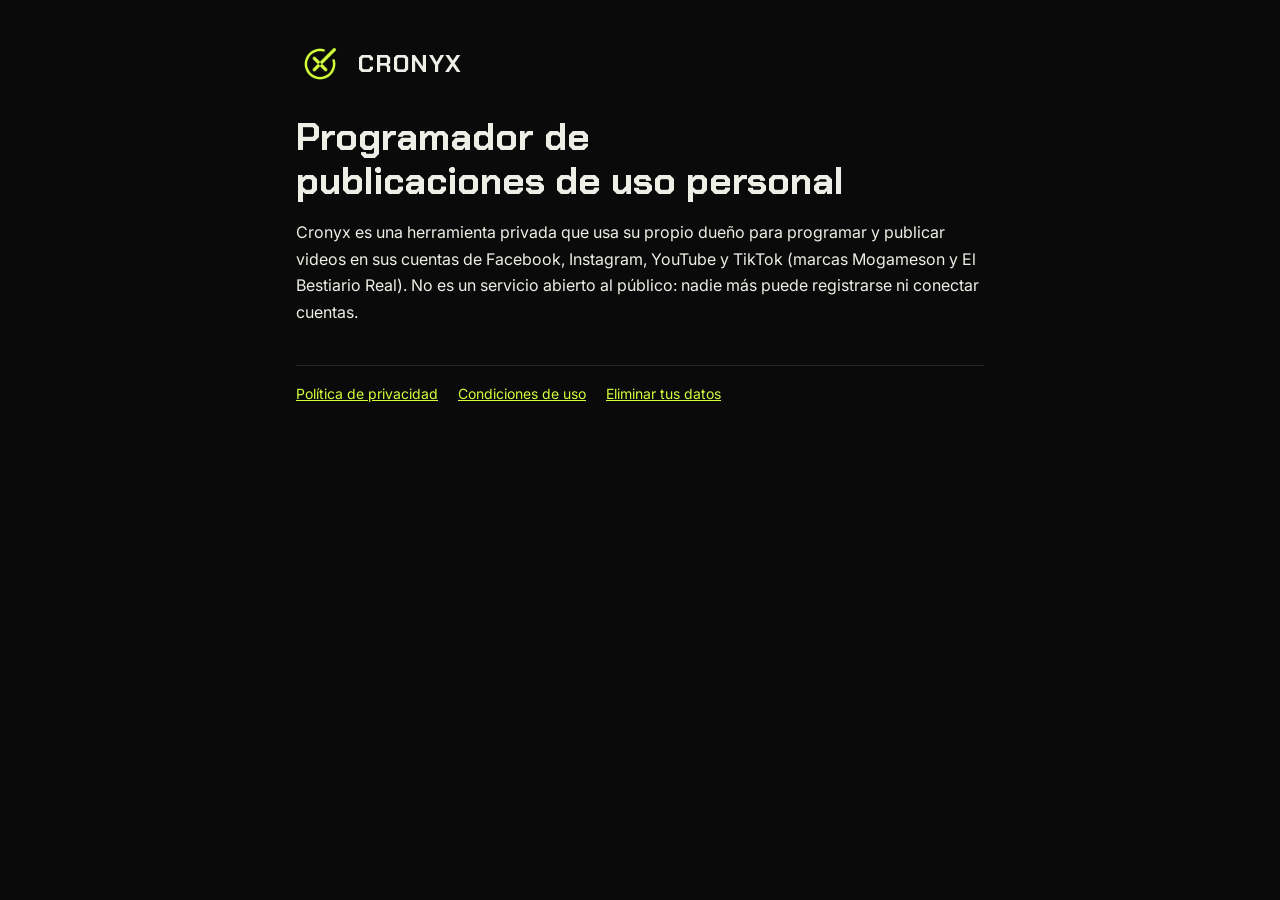
<file: index.html>
<!doctype html>
<html lang="es">
<head>
<meta charset="utf-8">
<meta name="viewport" content="width=device-width, initial-scale=1">
<title>Cronyx</title>
<link rel="icon" href="cronyx-logo-512.png">
<link rel="stylesheet" href="https://fonts.googleapis.com/css2?family=Chakra+Petch:wght@600;700&family=Inter:wght@400;600&display=swap">
<link rel="stylesheet" href="estilo.css">
</head>
<body>
<main>
  <header><img src="cronyx-logo-512.png" alt=""><a href="./">CRONYX</a></header>
  <h1>Programador de publicaciones de uso personal</h1>
  <p>Cronyx es una herramienta privada que usa su propio dueño para programar y publicar videos en sus cuentas de Facebook, Instagram, YouTube y TikTok (marcas Mogameson y El Bestiario Real). No es un servicio abierto al público: nadie más puede registrarse ni conectar cuentas.</p>
  <nav>
    <a href="privacidad.html">Política de privacidad</a>
    <a href="condiciones.html">Condiciones de uso</a>
    <a href="eliminar-datos.html">Eliminar tus datos</a>
  </nav>
</main>
</body>
</html>
</file>
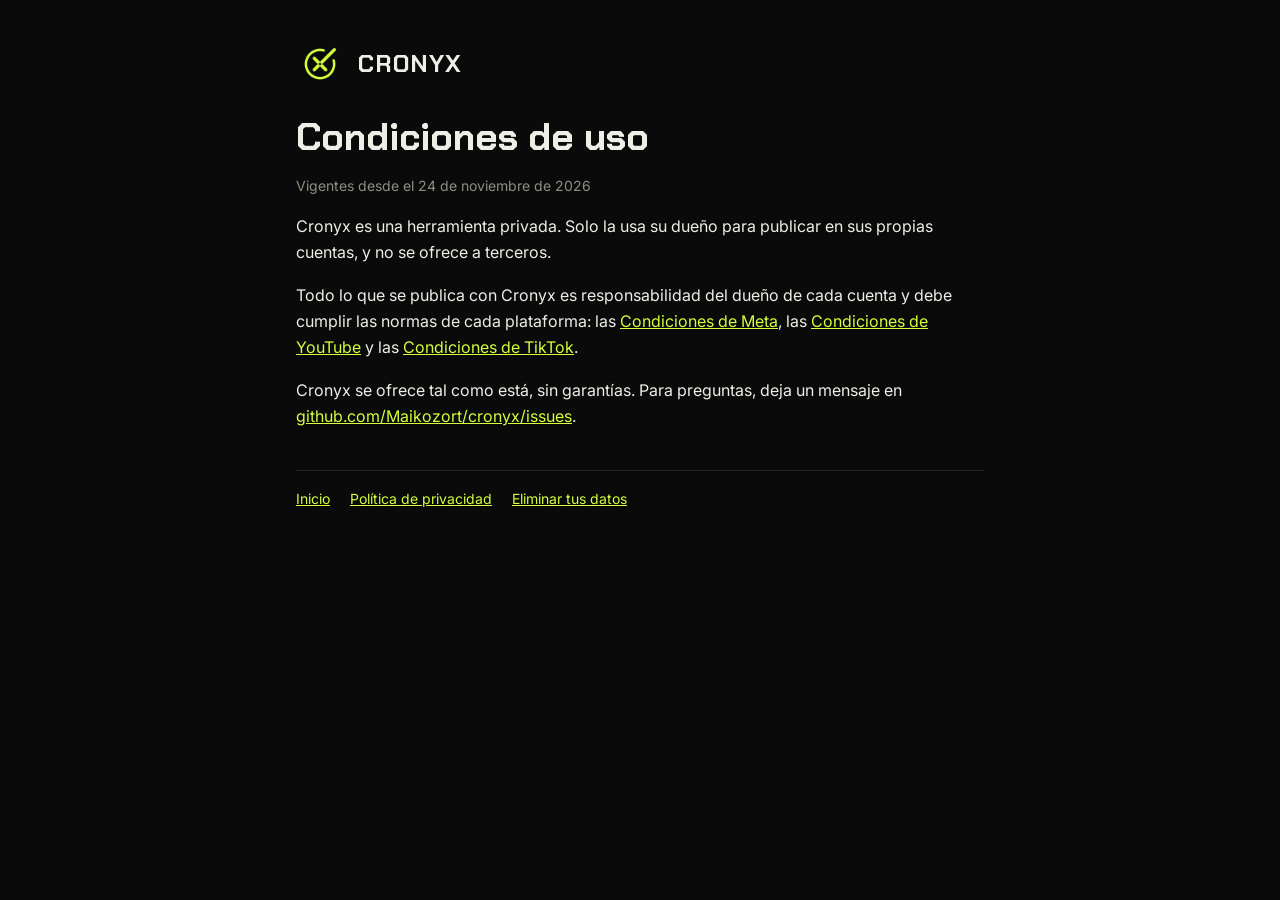
<file: condiciones.html>
<!doctype html>
<html lang="es">
<head>
<meta charset="utf-8">
<meta name="viewport" content="width=device-width, initial-scale=1">
<title>Condiciones · Cronyx</title>
<link rel="icon" href="cronyx-logo-512.png">
<link rel="stylesheet" href="https://fonts.googleapis.com/css2?family=Chakra+Petch:wght@600;700&family=Inter:wght@400;600&display=swap">
<link rel="stylesheet" href="estilo.css">
</head>
<body>
<main>
  <header><img src="cronyx-logo-512.png" alt=""><a href="./">CRONYX</a></header>
  <h1>Condiciones de uso</h1>
  <p class="fecha">Vigentes desde el 24 de noviembre de 2026</p>

  <p>Cronyx es una herramienta privada. Solo la usa su dueño para publicar en sus propias cuentas, y no se ofrece a terceros.</p>
  <p>Todo lo que se publica con Cronyx es responsabilidad del dueño de cada cuenta y debe cumplir las normas de cada plataforma: las <a href="https://www.facebook.com/terms">Condiciones de Meta</a>, las <a href="https://www.youtube.com/t/terms">Condiciones de YouTube</a> y las <a href="https://www.tiktok.com/legal/terms-of-service">Condiciones de TikTok</a>.</p>
  <p>Cronyx se ofrece tal como está, sin garantías. Para preguntas, deja un mensaje en <a href="https://github.com/Maikozort/cronyx/issues">github.com/Maikozort/cronyx/issues</a>.</p>

  <nav>
    <a href="./">Inicio</a>
    <a href="privacidad.html">Política de privacidad</a>
    <a href="eliminar-datos.html">Eliminar tus datos</a>
  </nav>
</main>
</body>
</html>
</file>
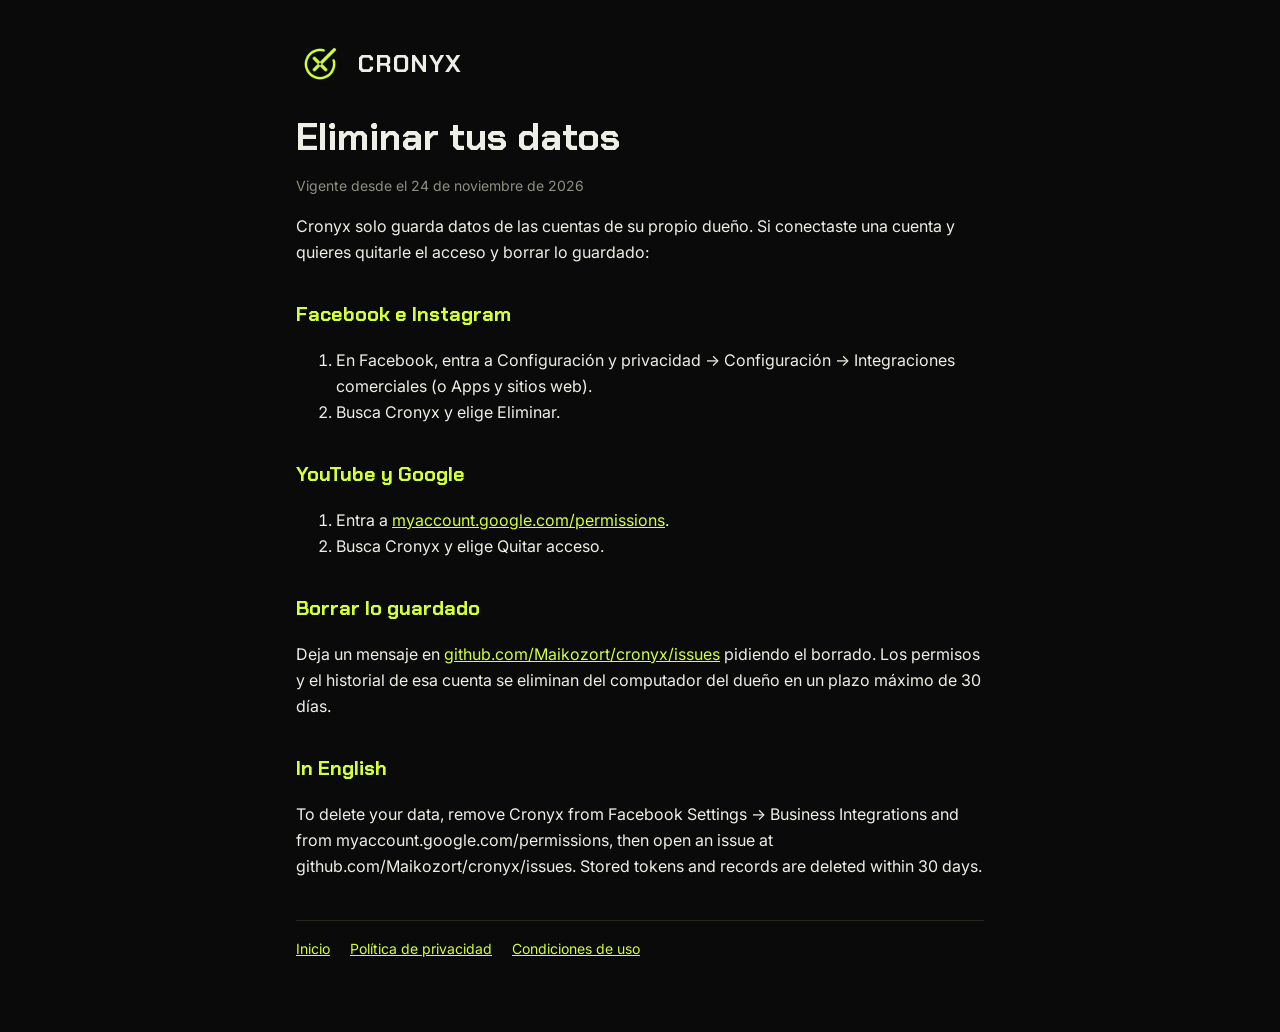
<file: eliminar-datos.html>
<!doctype html>
<html lang="es">
<head>
<meta charset="utf-8">
<meta name="viewport" content="width=device-width, initial-scale=1">
<title>Eliminar datos · Cronyx</title>
<link rel="icon" href="cronyx-logo-512.png">
<link rel="stylesheet" href="https://fonts.googleapis.com/css2?family=Chakra+Petch:wght@600;700&family=Inter:wght@400;600&display=swap">
<link rel="stylesheet" href="estilo.css">
</head>
<body>
<main>
  <header><img src="cronyx-logo-512.png" alt=""><a href="./">CRONYX</a></header>
  <h1>Eliminar tus datos</h1>
  <p class="fecha">Vigente desde el 24 de noviembre de 2026</p>

  <p>Cronyx solo guarda datos de las cuentas de su propio dueño. Si conectaste una cuenta y quieres quitarle el acceso y borrar lo guardado:</p>

  <h2>Facebook e Instagram</h2>
  <ol>
    <li>En Facebook, entra a Configuración y privacidad → Configuración → Integraciones comerciales (o Apps y sitios web).</li>
    <li>Busca Cronyx y elige Eliminar.</li>
  </ol>

  <h2>YouTube y Google</h2>
  <ol>
    <li>Entra a <a href="https://myaccount.google.com/permissions">myaccount.google.com/permissions</a>.</li>
    <li>Busca Cronyx y elige Quitar acceso.</li>
  </ol>

  <h2>Borrar lo guardado</h2>
  <p>Deja un mensaje en <a href="https://github.com/Maikozort/cronyx/issues">github.com/Maikozort/cronyx/issues</a> pidiendo el borrado. Los permisos y el historial de esa cuenta se eliminan del computador del dueño en un plazo máximo de 30 días.</p>

  <h2>In English</h2>
  <p>To delete your data, remove Cronyx from Facebook Settings → Business Integrations and from myaccount.google.com/permissions, then open an issue at github.com/Maikozort/cronyx/issues. Stored tokens and records are deleted within 30 days.</p>

  <nav>
    <a href="./">Inicio</a>
    <a href="privacidad.html">Política de privacidad</a>
    <a href="condiciones.html">Condiciones de uso</a>
  </nav>
</main>
</body>
</html>
</file>
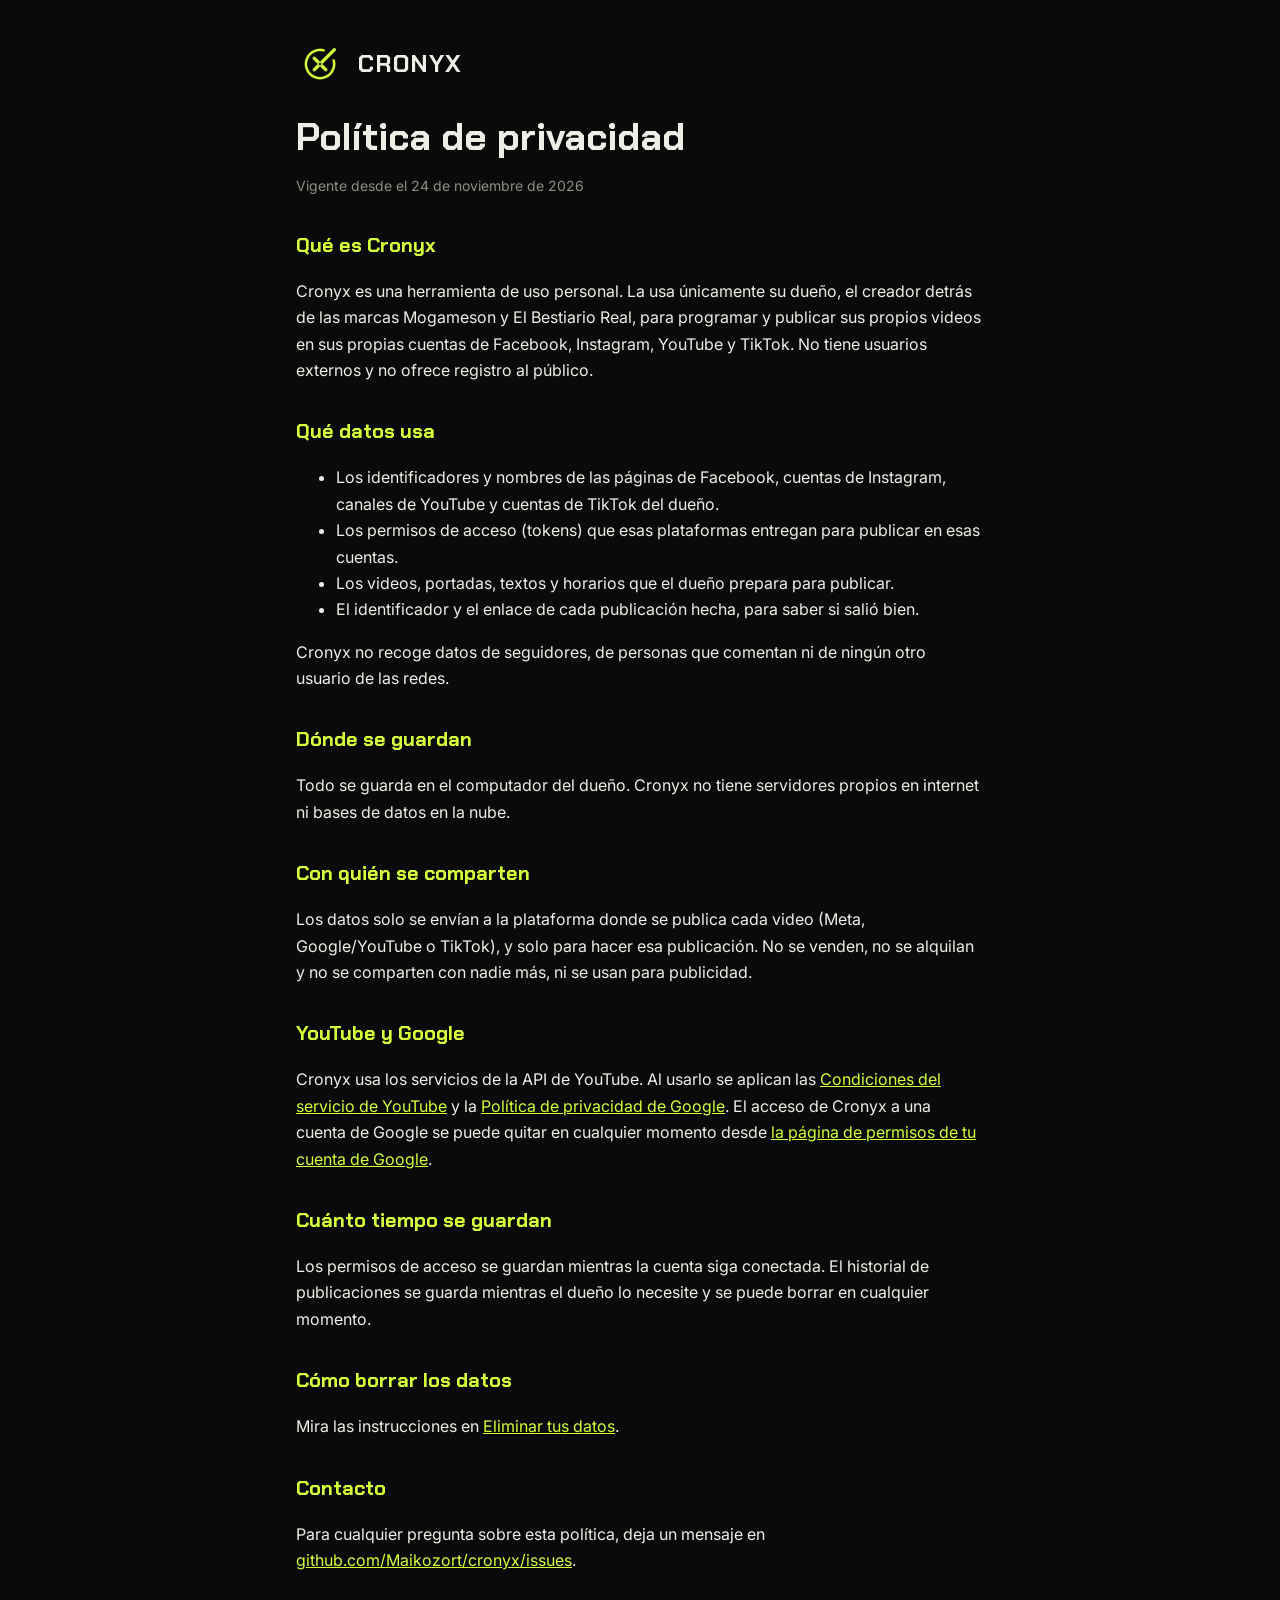
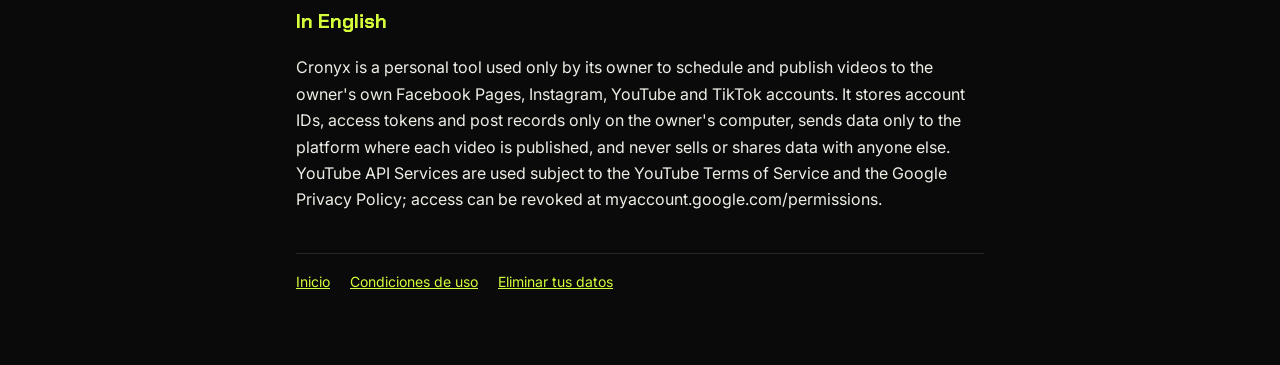
<file: privacidad.html>
<!doctype html>
<html lang="es">
<head>
<meta charset="utf-8">
<meta name="viewport" content="width=device-width, initial-scale=1">
<title>Privacidad · Cronyx</title>
<link rel="icon" href="cronyx-logo-512.png">
<link rel="stylesheet" href="https://fonts.googleapis.com/css2?family=Chakra+Petch:wght@600;700&family=Inter:wght@400;600&display=swap">
<link rel="stylesheet" href="estilo.css">
</head>
<body>
<main>
  <header><img src="cronyx-logo-512.png" alt=""><a href="./">CRONYX</a></header>
  <h1>Política de privacidad</h1>
  <p class="fecha">Vigente desde el 24 de noviembre de 2026</p>

  <h2>Qué es Cronyx</h2>
  <p>Cronyx es una herramienta de uso personal. La usa únicamente su dueño, el creador detrás de las marcas Mogameson y El Bestiario Real, para programar y publicar sus propios videos en sus propias cuentas de Facebook, Instagram, YouTube y TikTok. No tiene usuarios externos y no ofrece registro al público.</p>

  <h2>Qué datos usa</h2>
  <ul>
    <li>Los identificadores y nombres de las páginas de Facebook, cuentas de Instagram, canales de YouTube y cuentas de TikTok del dueño.</li>
    <li>Los permisos de acceso (tokens) que esas plataformas entregan para publicar en esas cuentas.</li>
    <li>Los videos, portadas, textos y horarios que el dueño prepara para publicar.</li>
    <li>El identificador y el enlace de cada publicación hecha, para saber si salió bien.</li>
  </ul>
  <p>Cronyx no recoge datos de seguidores, de personas que comentan ni de ningún otro usuario de las redes.</p>

  <h2>Dónde se guardan</h2>
  <p>Todo se guarda en el computador del dueño. Cronyx no tiene servidores propios en internet ni bases de datos en la nube.</p>

  <h2>Con quién se comparten</h2>
  <p>Los datos solo se envían a la plataforma donde se publica cada video (Meta, Google/YouTube o TikTok), y solo para hacer esa publicación. No se venden, no se alquilan y no se comparten con nadie más, ni se usan para publicidad.</p>

  <h2>YouTube y Google</h2>
  <p>Cronyx usa los servicios de la API de YouTube. Al usarlo se aplican las <a href="https://www.youtube.com/t/terms">Condiciones del servicio de YouTube</a> y la <a href="https://policies.google.com/privacy">Política de privacidad de Google</a>. El acceso de Cronyx a una cuenta de Google se puede quitar en cualquier momento desde <a href="https://myaccount.google.com/permissions">la página de permisos de tu cuenta de Google</a>.</p>

  <h2>Cuánto tiempo se guardan</h2>
  <p>Los permisos de acceso se guardan mientras la cuenta siga conectada. El historial de publicaciones se guarda mientras el dueño lo necesite y se puede borrar en cualquier momento.</p>

  <h2>Cómo borrar los datos</h2>
  <p>Mira las instrucciones en <a href="eliminar-datos.html">Eliminar tus datos</a>.</p>

  <h2>Contacto</h2>
  <p>Para cualquier pregunta sobre esta política, deja un mensaje en <a href="https://github.com/Maikozort/cronyx/issues">github.com/Maikozort/cronyx/issues</a>.</p>

  <h2>In English</h2>
  <p>Cronyx is a personal tool used only by its owner to schedule and publish videos to the owner's own Facebook Pages, Instagram, YouTube and TikTok accounts. It stores account IDs, access tokens and post records only on the owner's computer, sends data only to the platform where each video is published, and never sells or shares data with anyone else. YouTube API Services are used subject to the YouTube Terms of Service and the Google Privacy Policy; access can be revoked at myaccount.google.com/permissions.</p>

  <nav>
    <a href="./">Inicio</a>
    <a href="condiciones.html">Condiciones de uso</a>
    <a href="eliminar-datos.html">Eliminar tus datos</a>
  </nav>
</main>
</body>
</html>
</file>
<file: estilo.css>
:root { --bg:#0A0A0A; --fg:#EDEFE6; --muted:#8C9081; --line:#26281F; --lima:#D4FF3A; color-scheme: dark; }
* { box-sizing: border-box; }
body { margin:0; background:var(--bg); color:var(--fg); font:16px/1.65 Inter, "Segoe UI", system-ui, sans-serif; }
main { max-width:720px; margin:0 auto; padding:40px max(16px, env(safe-area-inset-right,0px)) 72px max(16px, env(safe-area-inset-left,0px)); }
header { display:flex; align-items:center; gap:14px; margin-bottom:28px; }
header img { width:48px; height:48px; }
header a { color:var(--fg); text-decoration:none; font-family:"Chakra Petch", "Segoe UI", sans-serif; font-weight:700; font-size:24px; letter-spacing:.04em; }
h1 { font-family:"Chakra Petch", "Segoe UI", sans-serif; font-size:clamp(28px,5vw,38px); line-height:1.15; margin:0 0 8px; text-wrap:balance; }
h2 { font-family:"Chakra Petch", "Segoe UI", sans-serif; font-size:20px; margin:32px 0 8px; color:var(--lima); }
p, li { color:var(--fg); }
.fecha { color:var(--muted); font-size:14px; }
a { color:var(--lima); }
nav { margin-top:40px; padding-top:16px; border-top:1px solid var(--line); display:flex; flex-wrap:wrap; gap:8px 20px; font-size:14px; }
</file>
